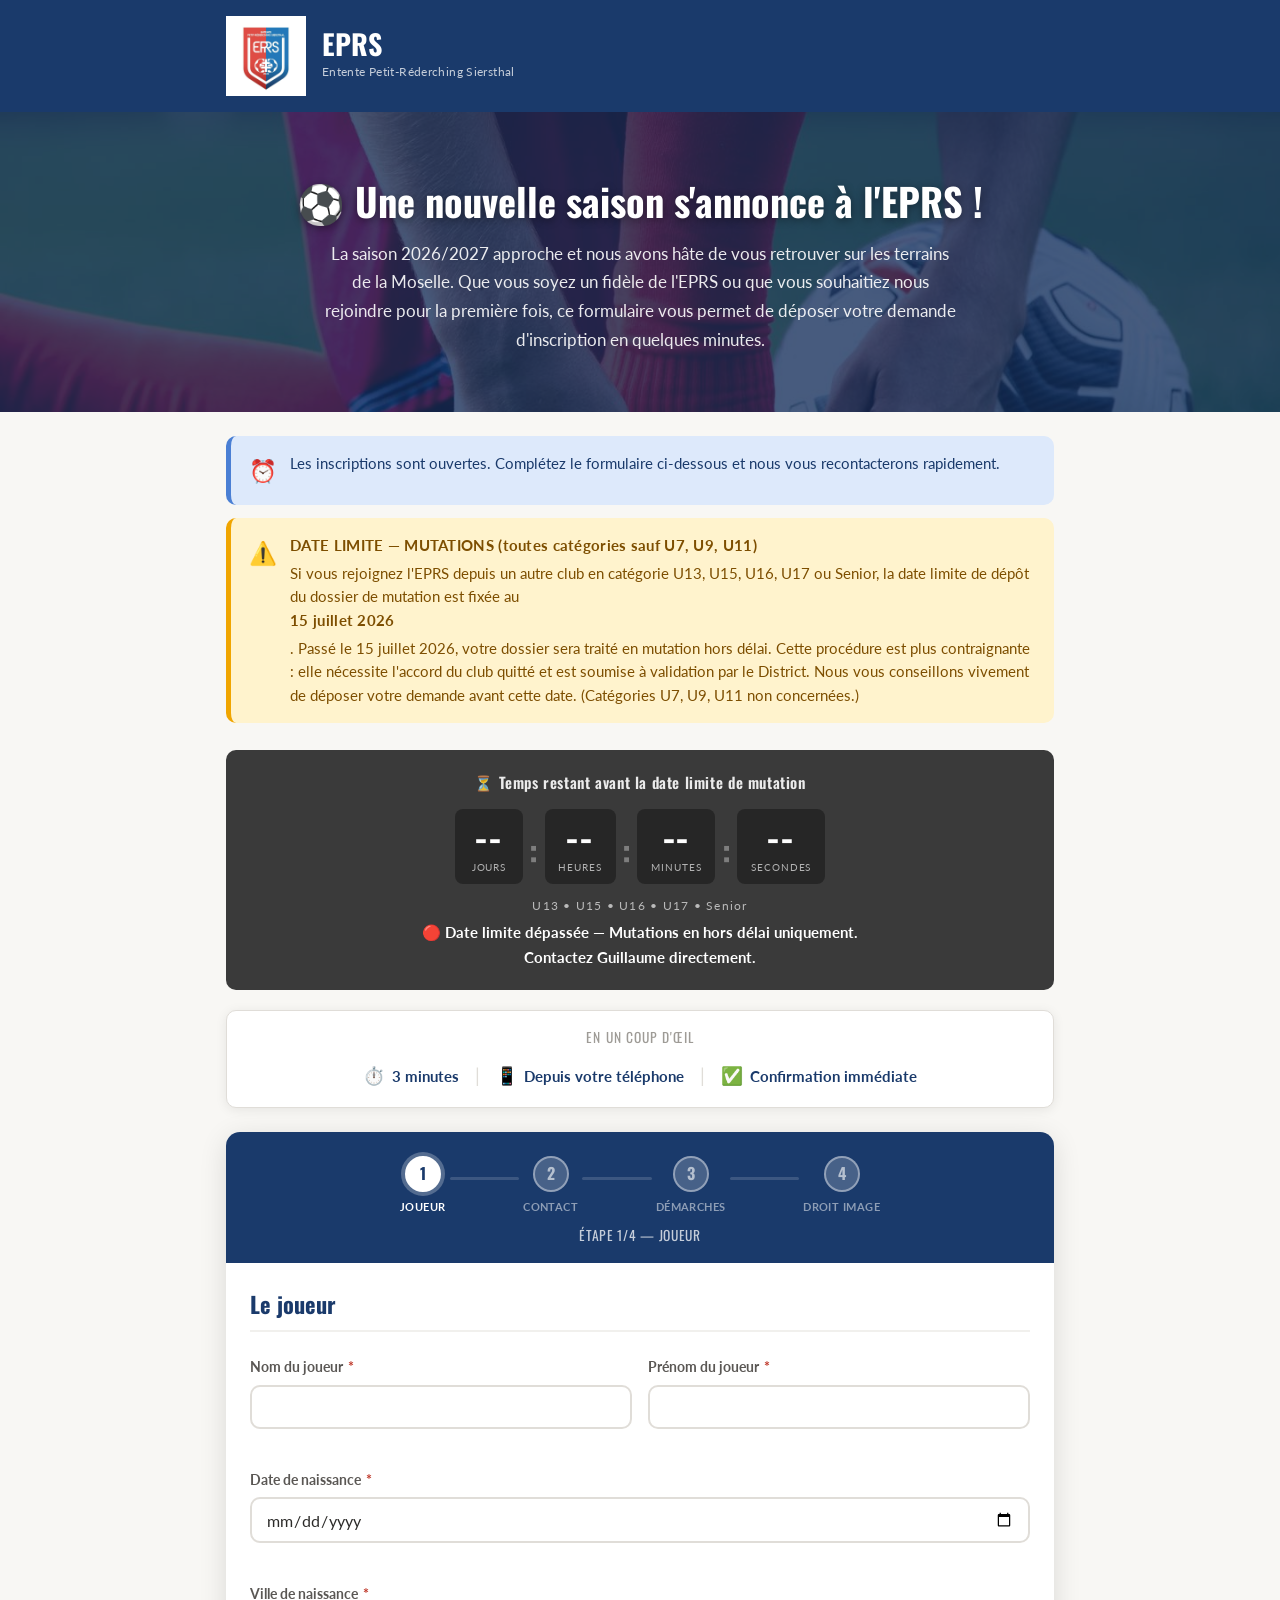
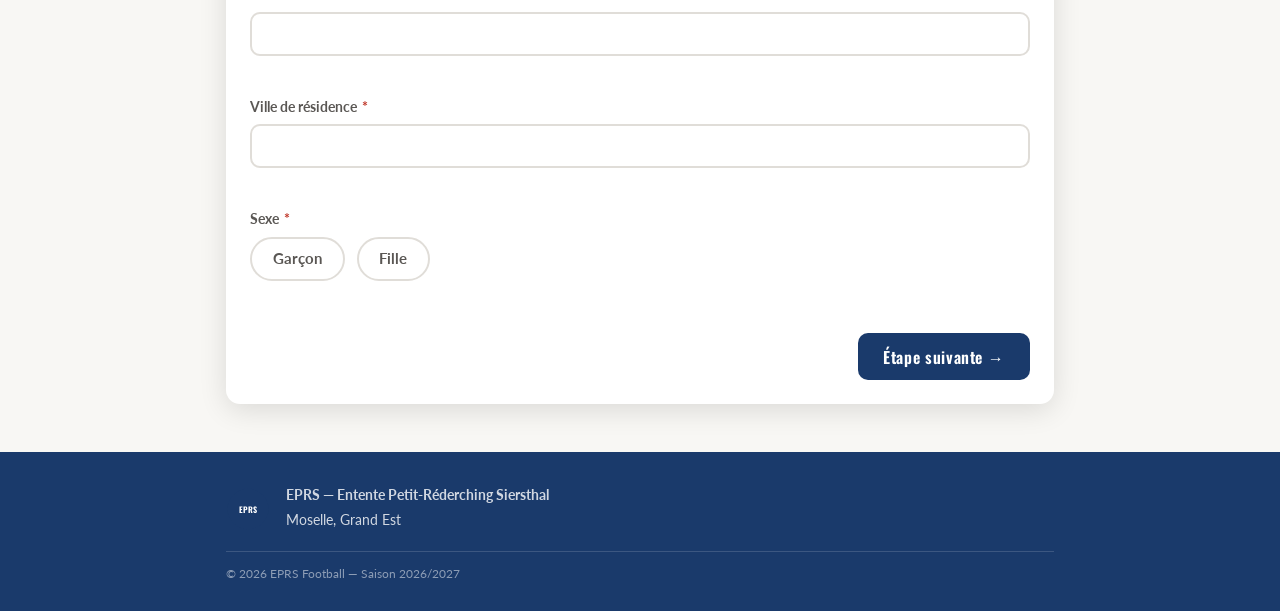
<file: index.html>
<!DOCTYPE html>
<html lang="fr">
<head>
  <meta charset="UTF-8">
  <meta name="viewport" content="width=device-width, initial-scale=1.0">
  <title>Inscription 2026/2027 — EPRS Football</title>
  <link rel="preconnect" href="https://fonts.googleapis.com">
  <link rel="preconnect" href="https://fonts.gstatic.com" crossorigin>
  <link href="https://fonts.googleapis.com/css2?family=Oswald:wght@400;600;700&family=Lato:ital,wght@0,300;0,400;0,700;1,400&display=swap" rel="stylesheet">
  <link rel="stylesheet" href="style.css">
</head>
<body>

  <header class="site-header">
    <div class="container">
      <div class="logo-wrapper">

        <!-- Logo : logo.png en priorité, SVG en fallback -->
        <div class="logo-media">
          <img src="images/logo.png"
               class="logo-img"
               alt="Logo EPRS Football"
               onerror="this.style.display='none'; this.nextElementSibling.style.display='block'">
          <svg class="logo-svg" style="display:none" viewBox="0 0 100 100" xmlns="http://www.w3.org/2000/svg" role="img" aria-label="Logo EPRS Football">
            <circle cx="50" cy="50" r="48" fill="#1a3a6b"/>
            <circle cx="50" cy="50" r="48" fill="none" stroke="rgba(255,255,255,0.25)" stroke-width="2"/>
            <circle cx="50" cy="50" r="22" fill="#c0392b"/>
            <text x="50" y="27" text-anchor="middle" fill="rgba(255,255,255,0.55)" font-family="Oswald,sans-serif" font-size="7" letter-spacing="1">ENTENTE</text>
            <text x="50" y="58" text-anchor="middle" fill="white" font-family="Oswald,sans-serif" font-size="20" font-weight="700">EPRS</text>
            <text x="50" y="72" text-anchor="middle" fill="rgba(255,255,255,0.7)" font-family="Oswald,sans-serif" font-size="7.5" letter-spacing="1">FOOTBALL</text>
          </svg>
        </div>

        <div class="logo-text">
          <span class="logo-name">EPRS</span>
          <span class="logo-subtitle">Entente Petit-Réderching Siersthal</span>
        </div>
      </div>
    </div>
  </header>

  <main>

    <!-- ── HERO avec photo de fond ── -->
    <section class="hero">
      <div class="hero-bg">
        <img src="images/hero.jpg"
             class="hero-bg-img hero-bg-img--1"
             alt=""
             aria-hidden="true"
             onerror="this.style.display='none'">
        <img src="images/hero2.jpg"
             class="hero-bg-img hero-bg-img--2"
             alt=""
             aria-hidden="true"
             onerror="this.style.display='none'">
      </div>
      <div class="hero-overlay" aria-hidden="true"></div>
      <div class="container hero-content">
        <h1 class="hero-title">⚽ Une nouvelle saison s'annonce à l'EPRS !</h1>
        <p class="hero-text">La saison 2026/2027 approche et nous avons hâte de vous retrouver sur les terrains de la Moselle. Que vous soyez un fidèle de l'EPRS ou que vous souhaitiez nous rejoindre pour la première fois, ce formulaire vous permet de déposer votre demande d'inscription en quelques minutes.</p>
      </div>
    </section>

    <!-- ── ALERTES ── -->
    <section class="alerts-section">
      <div class="container">
        <div class="alert alert--info">
          <span class="alert-icon" aria-hidden="true">⏰</span>
          <div class="alert-body">
            Les inscriptions sont ouvertes. Complétez le formulaire ci-dessous et nous vous recontacterons rapidement.
          </div>
        </div>
        <div class="alert alert--warning">
          <span class="alert-icon" aria-hidden="true">⚠️</span>
          <div class="alert-body">
            <strong>DATE LIMITE — MUTATIONS (toutes catégories sauf U7, U9, U11)</strong>
            <p>Si vous rejoignez l'EPRS depuis un autre club en catégorie U13, U15, U16, U17 ou Senior, la date limite de dépôt du dossier de mutation est fixée au <strong>15 juillet 2026</strong>. Passé le 15 juillet 2026, votre dossier sera traité en mutation hors délai. Cette procédure est plus contraignante : elle nécessite l'accord du club quitté et est soumise à validation par le District. Nous vous conseillons vivement de déposer votre demande avant cette date. (Catégories U7, U9, U11 non concernées.)</p>
          </div>
        </div>
      </div>
    </section>

    <!-- ── COMPTE À REBOURS MUTATION ── -->
    <section class="countdown-section">
      <div class="container">
        <div class="countdown-box" id="countdownBox">
          <p class="countdown-title">⏳ Temps restant avant la date limite de mutation</p>
          <div class="countdown-timer" id="countdownTimer">
            <div class="countdown-unit">
              <span class="countdown-value" id="cdDays">--</span>
              <span class="countdown-label">Jours</span>
            </div>
            <span class="countdown-sep" aria-hidden="true">:</span>
            <div class="countdown-unit">
              <span class="countdown-value" id="cdHours">--</span>
              <span class="countdown-label">Heures</span>
            </div>
            <span class="countdown-sep" aria-hidden="true">:</span>
            <div class="countdown-unit">
              <span class="countdown-value" id="cdMinutes">--</span>
              <span class="countdown-label">Minutes</span>
            </div>
            <span class="countdown-sep" aria-hidden="true">:</span>
            <div class="countdown-unit">
              <span class="countdown-value" id="cdSeconds">--</span>
              <span class="countdown-label">Secondes</span>
            </div>
          </div>
          <p class="countdown-cats">U13 • U15 • U16 • U17 • Senior</p>
          <div class="countdown-expired" id="countdownExpired" hidden>
            🔴 Date limite dépassée — Mutations en hors délai uniquement.<br>
            Contactez Guillaume directement.
          </div>
        </div>
      </div>
    </section>

    <!-- ── EN UN COUP D'ŒIL ── -->
    <section class="overview-section">
      <div class="container">
        <div class="overview-box">
          <p class="overview-title">En un coup d'œil</p>
          <div class="overview-items">
            <div class="overview-item">
              <span class="overview-icon" aria-hidden="true">⏱️</span>
              <span>3 minutes</span>
            </div>
            <span class="overview-sep" aria-hidden="true">|</span>
            <div class="overview-item">
              <span class="overview-icon" aria-hidden="true">📱</span>
              <span>Depuis votre téléphone</span>
            </div>
            <span class="overview-sep" aria-hidden="true">|</span>
            <div class="overview-item">
              <span class="overview-icon" aria-hidden="true">✅</span>
              <span>Confirmation immédiate</span>
            </div>
          </div>
        </div>
      </div>
    </section>

    <!-- ── FORMULAIRE MULTI-ÉTAPES (4 étapes) ── -->
    <section class="form-section">
      <div class="container">
        <div class="form-card">

          <!-- Barre de progression : 4 étapes -->
          <div class="progress-container" aria-label="Progression du formulaire">
            <div class="progress-steps">
              <div class="progress-step active" id="pstep1">
                <div class="progress-dot">1</div>
                <div class="progress-label">Joueur</div>
              </div>
              <div class="progress-line"><div class="progress-line-fill" id="line1"></div></div>
              <div class="progress-step" id="pstep2">
                <div class="progress-dot">2</div>
                <div class="progress-label">Contact</div>
              </div>
              <div class="progress-line"><div class="progress-line-fill" id="line2"></div></div>
              <div class="progress-step" id="pstep3">
                <div class="progress-dot">3</div>
                <div class="progress-label">Démarches</div>
              </div>
              <div class="progress-line"><div class="progress-line-fill" id="line3"></div></div>
              <div class="progress-step" id="pstep4">
                <div class="progress-dot">4</div>
                <div class="progress-label">Droit image</div>
              </div>
            </div>
            <p class="progress-text" id="progressText" aria-live="polite">Étape 1/4 — Joueur</p>
          </div>

          <form id="inscriptionForm" method="POST" novalidate>
            <!-- Champs cachés Formspree -->
            <input type="hidden" name="_subject"            id="fieldSubject"    value="Nouvelle inscription EPRS">
            <input type="hidden" name="_next"               id="fieldNext">
            <input type="hidden" name="categorie_joueur"    id="fieldCategorie">
            <input type="hidden" name="date_signature"      id="fieldDateSign">
            <input type="hidden" name="nom_educateur"       id="fieldNomEducateur">
            <input type="hidden" name="tel_educateur"       id="fieldTelEducateur">

            <!-- ════════════ ÉTAPE 1 — JOUEUR ════════════ -->
            <div class="form-step active" id="step1">
              <h2 class="step-heading">Le joueur</h2>

              <div class="field-row">
                <div class="field-group">
                  <label for="nomJoueur">Nom du joueur <span class="req" aria-hidden="true">*</span></label>
                  <input type="text" id="nomJoueur" name="nom_joueur" autocomplete="family-name" aria-required="true">
                  <div class="field-error" id="err_nomJoueur" role="alert"></div>
                </div>
                <div class="field-group">
                  <label for="prenom_joueur">Prénom du joueur <span class="req" aria-hidden="true">*</span></label>
                  <input type="text" id="prenom_joueur" name="prenom_joueur" autocomplete="given-name" aria-required="true">
                  <div class="field-error" id="err_prenom_joueur" role="alert"></div>
                </div>
              </div>

              <div class="field-group">
                <label for="dateNaissance">Date de naissance <span class="req" aria-hidden="true">*</span></label>
                <input type="date" id="dateNaissance" name="date_naissance" max="2021-12-31" aria-required="true">
                <div class="field-error" id="err_dateNaissance" role="alert"></div>
                <div id="categoryDisplay" class="category-display" aria-live="polite" hidden>
                  <span class="category-badge" id="categoryBadge"></span>
                  <div class="mutation-alert" id="mutationAlert" hidden></div>
                  <!-- Message humoristique pour les Seniors nés en 1995 ou avant -->
                  <div class="veteran-humor" id="veteranHumor" hidden>
                    🦴 Bienvenue chez les Seniors... expérimentés !
                    On est ravis de vous accueillir... et votre kiné aussi.
                    Pensez à prévenir votre médecin, à prévoir du baume du tigre
                    et à ne pas oublier votre carnet de mutuelle.
                    On rigole — mais échauffez-vous bien quand même ! 💪
                    ⚠️ Et comme tout le monde : date limite de mutation le 15 juillet 2026 !
                  </div>
                </div>
              </div>

              <div class="field-group">
                <label for="villeNaissance">Ville de naissance <span class="req" aria-hidden="true">*</span></label>
                <input type="text" id="villeNaissance" name="ville_naissance" aria-required="true">
                <div class="field-error" id="err_villeNaissance" role="alert"></div>
              </div>

              <div class="field-group">
                <label for="villeResidence">Ville de résidence <span class="req" aria-hidden="true">*</span></label>
                <input type="text" id="villeResidence" name="ville_residence" aria-required="true">
                <div class="field-error" id="err_villeResidence" role="alert"></div>
              </div>

              <div class="field-group">
                <fieldset>
                  <legend>Sexe <span class="req" aria-hidden="true">*</span></legend>
                  <div class="radio-group">
                    <label class="radio-option">
                      <input type="radio" name="sexe" value="Garçon">
                      <span class="radio-btn">Garçon</span>
                    </label>
                    <label class="radio-option">
                      <input type="radio" name="sexe" value="Fille">
                      <span class="radio-btn">Fille</span>
                    </label>
                  </div>
                </fieldset>
                <div class="field-error" id="err_sexe" role="alert"></div>
              </div>

              <div class="step-nav step-nav--end">
                <button type="button" class="btn btn--next" onclick="nextStep(1)">Étape suivante →</button>
              </div>
            </div>

            <!-- ════════════ ÉTAPE 2 — PARENT ════════════ -->
            <div class="form-step" id="step2">
              <h2 class="step-heading" id="step2Title">Parent / Tuteur légal</h2>

              <div class="field-row">
                <div class="field-group">
                  <label for="nomParent" id="labelNomParent">Nom <span class="req" aria-hidden="true">*</span></label>
                  <input type="text" id="nomParent" name="nom_parent" aria-required="true">
                  <div class="field-error" id="err_nomParent" role="alert"></div>
                </div>
                <div class="field-group">
                  <label for="prenom_parent" id="labelPrenomParent">Prénom <span class="req" aria-hidden="true">*</span></label>
                  <input type="text" id="prenom_parent" name="prenom_parent" aria-required="true">
                  <div class="field-error" id="err_prenom_parent" role="alert"></div>
                </div>
              </div>

              <div class="field-group" id="lienParentGroup">
                <label for="lienParent">Lien avec le joueur <span class="req" aria-hidden="true">*</span></label>
                <select id="lienParent" name="lien_parent" aria-required="true">
                  <option value="">— Choisissez —</option>
                  <option value="Père">Père</option>
                  <option value="Mère">Mère</option>
                  <option value="Tuteur légal">Tuteur légal</option>
                </select>
                <div class="field-error" id="err_lienParent" role="alert"></div>
              </div>

              <div class="field-group">
                <label for="telephone">Téléphone mobile <span class="req" aria-hidden="true">*</span></label>
                <input type="tel" id="telephone" name="telephone" placeholder="06 XX XX XX XX" inputmode="tel" aria-required="true">
                <div class="field-hint">Commence par 06 ou 07 — 10 chiffres</div>
                <div class="field-error" id="err_telephone" role="alert"></div>
              </div>

              <div class="field-group">
                <label for="email">Adresse email <span class="req" aria-hidden="true">*</span></label>
                <input type="email" id="email" name="email" autocomplete="email" aria-required="true">
                <div class="field-error" id="err_email" role="alert"></div>
              </div>

              <div class="field-group">
                <label for="clubSaison">Club du joueur en 2025/2026 <span class="req" aria-hidden="true">*</span></label>
                <select id="clubSaison" name="club_saison_2024_2025" aria-required="true">
                  <option value="">— Choisissez —</option>
                  <option value="EPRS">EPRS</option>
                  <option value="1ère licence">1ère licence</option>
                  <option value="Autre club">Autre club</option>
                </select>
                <div class="field-error" id="err_clubSaison" role="alert"></div>
              </div>

              <div class="field-group" id="nomClubGroup" hidden>
                <label for="nomClub">Nom du club précédent <span class="req" aria-hidden="true">*</span></label>
                <input type="text" id="nomClub" name="nom_club_precedent">
                <div class="field-error" id="err_nomClub" role="alert"></div>
              </div>

              <div class="field-group">
                <label for="commentaire">Commentaire / question <span class="opt">(optionnel)</span></label>
                <textarea id="commentaire" name="commentaire" rows="3" placeholder="Des questions ? Quelque chose à préciser ?"></textarea>
              </div>

              <div class="step-nav">
                <button type="button" class="btn btn--back" onclick="prevStep(2)">← Retour</button>
                <button type="button" class="btn btn--next" onclick="nextStep(2)">Étape suivante →</button>
              </div>
            </div>

            <!-- ════════════ ÉTAPE 3 — DÉMARCHES ════════════ -->
            <div class="form-step" id="step3">
              <h2 class="step-heading">Démarches &amp; engagements</h2>

              <div class="info-cards">
                <div class="info-card">
                  <div class="info-card-top">
                    <span class="card-num">1</span>
                    <span class="card-icon" aria-hidden="true">📋</span>
                  </div>
                  <h3>Demande de licence FFF</h3>
                  <p>Ce formulaire ne constitue pas la demande de licence officielle. Vous recevrez un email de la FFF à l'adresse indiquée pour valider la licence de votre enfant auprès des instances fédérales.</p>
                </div>

                <div class="info-card">
                  <div class="info-card-top">
                    <span class="card-num">2</span>
                    <span class="card-icon" aria-hidden="true">💳</span>
                  </div>
                  <h3>Paiement de la cotisation</h3>
                  <p>Le club utilise l'application SportEasy pour gérer les cotisations. Si vous n'avez pas encore de compte, un email d'invitation vous sera envoyé automatiquement. Le paiement s'effectue directement depuis l'application, en toute sécurité.</p>
                  <a href="https://sporteasy.net" target="_blank" rel="noopener noreferrer" class="card-link">En savoir plus sur SportEasy →</a>
                </div>

                <div class="info-card">
                  <div class="info-card-top">
                    <span class="card-num">3</span>
                    <span class="card-icon" aria-hidden="true">👤</span>
                  </div>
                  <h3>Prise de contact</h3>
                  <p>N'hésitez pas à contacter directement l'éducateur responsable de votre catégorie&nbsp;!</p>
                  <div class="educateur-contact" id="educateurInfo" hidden>
                    <div class="educateur-line">
                      <span aria-hidden="true">👤</span>
                      <strong id="educateurNom"></strong>
                    </div>
                    <div class="educateur-line">
                      <span aria-hidden="true">📱</span>
                      <a id="educateurTel" href="" class="educateur-tel-link"></a>
                    </div>
                  </div>
                </div>
              </div>

              <div class="checkboxes-section">
                <label class="checkbox-option">
                  <input type="checkbox" id="checkDemarche" name="check_demarche">
                  <span class="checkbox-box" aria-hidden="true"></span>
                  <span class="checkbox-text">J'ai lu et compris les étapes de la démarche d'inscription</span>
                </label>
                <div class="field-error" id="err_checkDemarche" role="alert"></div>

                <label class="checkbox-option">
                  <input type="checkbox" id="checkRGPD" name="check_rgpd">
                  <span class="checkbox-box" aria-hidden="true"></span>
                  <span class="checkbox-text">J'accepte que les données saisies soient utilisées dans le cadre de la gestion administrative et sportive du club EPRS</span>
                </label>
                <div class="field-error" id="err_checkRGPD" role="alert"></div>
              </div>

              <div class="step-nav">
                <button type="button" class="btn btn--back" onclick="prevStep(3)">← Retour</button>
                <button type="button" class="btn btn--next" onclick="nextStep(3)">Étape suivante →</button>
              </div>
            </div>

            <!-- ════════════ ÉTAPE 4 — DROIT À L'IMAGE & VALIDATION ════════════ -->
            <div class="form-step" id="step4">
              <h2 class="step-heading">Droit à l'image &amp; Validation</h2>

              <!-- Récapitulatif complet (mis à jour en direct) -->
              <div class="summary-section">
                <h3 class="summary-title">📋 Récapitulatif de votre demande</h3>
                <div id="summaryContent" class="summary-grid"></div>
              </div>

              <!-- Bloc droit à l'image -->
              <div class="image-rights-section">
                <h3 class="image-rights-title">📸 Autorisation de droit à l'image</h3>

                <!-- Texte légal mineur (parent/tuteur) — masqué si Senior -->
                <div class="legal-text" id="legalTextMineur" tabindex="0" role="region" aria-label="Texte légal droit à l'image — mineur">
                  <p>Je soussigné(e), représentant(e) légal(e) du joueur mentionné dans ce formulaire, autorise / n'autorise pas l'<strong>EPRS (Entente Petit-Réderching Siersthal)</strong> à utiliser les photographies et vidéos sur lesquelles apparaît mon enfant, dans le cadre des activités du club.</p>
                  <p style="margin-top:0.6rem">Ces images pourront être utilisées sur les supports suivants :</p>
                  <ul>
                    <li>Site internet et réseaux sociaux du club (Facebook, Instagram)</li>
                    <li>Supports de communication internes (affiches, programmes)</li>
                    <li>Presse locale sportive</li>
                  </ul>
                  <p style="margin-top:0.6rem">Cette autorisation est accordée à titre gratuit pour la durée de la <strong>saison 2026/2027</strong>. Elle peut être révoquée à tout moment par écrit auprès du responsable du club.</p>
                </div>
                <!-- Texte légal Senior — masqué si mineur -->
                <div class="legal-text" id="legalTextSenior" tabindex="0" role="region" aria-label="Texte légal droit à l'image — Senior" hidden>
                  <p>Je soussigné(e), autorise / n'autorise pas l'<strong>EPRS (Entente Petit-Réderching Siersthal)</strong> à utiliser les photographies et vidéos sur lesquelles j'apparais, dans le cadre des activités du club.</p>
                  <p style="margin-top:0.6rem">Ces images pourront être utilisées sur les supports suivants :</p>
                  <ul>
                    <li>Site internet et réseaux sociaux du club (Facebook, Instagram)</li>
                    <li>Supports de communication internes (affiches, programmes)</li>
                    <li>Presse locale sportive</li>
                  </ul>
                  <p style="margin-top:0.6rem">Cette autorisation est accordée à titre gratuit pour la durée de la <strong>saison 2026/2027</strong>. Elle peut être révoquée à tout moment par écrit auprès du responsable du club.</p>
                </div>

                <div class="field-group">
                  <fieldset>
                    <legend>Votre décision <span class="req" aria-hidden="true">*</span></legend>
                    <div class="radio-group radio-group--column">
                      <label class="radio-option radio-option--green">
                        <input type="radio" name="droit_image" value="Autorisé" id="droitOui">
                        <span class="radio-btn">✅ J'AUTORISE la diffusion <span id="droitOuiLabel">des images de mon enfant</span></span>
                      </label>
                      <label class="radio-option radio-option--red">
                        <input type="radio" name="droit_image" value="Non autorisé" id="droitNon">
                        <span class="radio-btn">❌ Je N'AUTORISE PAS la diffusion <span id="droitNonLabel">des images de mon enfant</span></span>
                      </label>
                    </div>
                  </fieldset>
                  <div class="info-bubble" id="refusalBubble" hidden>
                    💙 Votre choix est respecté et noté. Cela n'affecte pas <span id="refusalText">l'inscription de votre enfant au club</span>.
                  </div>
                  <div class="field-error" id="err_droitImage" role="alert"></div>
                </div>

                <div class="field-group">
                  <label for="signatureElec">Signature électronique — Saisir votre Nom et Prénom <span class="req" aria-hidden="true">*</span></label>
                  <input type="text" id="signatureElec" name="signature_electronique" placeholder="Ex : DUPONT Marie" aria-required="true" autocomplete="name">
                  <div class="field-hint">En saisissant votre nom, vous confirmez avoir lu et accepté les conditions ci-dessus.</div>
                  <div class="field-error" id="err_signatureElec" role="alert"></div>
                </div>

                <div class="field-group">
                  <label>Date de signature</label>
                  <div class="date-display" id="signatureDateDisplay" aria-live="polite"></div>
                </div>
              </div>

              <div class="step-nav">
                <button type="button" class="btn btn--back" onclick="prevStep(4)">← Retour</button>
                <button type="submit" class="btn btn--submit">Envoyer ma demande ⚽</button>
              </div>
            </div>

          </form>
          <div class="submit-error" id="submitError" hidden>
            ⚠️ Une erreur est survenue lors de l'envoi. Veuillez réessayer ou contacter Guillaume directement.
          </div>
        </div>
      </div>
    </section>

  </main>

  <footer class="site-footer">
    <div class="container">
      <div class="footer-inner">
        <svg class="footer-logo" viewBox="0 0 60 60" aria-hidden="true">
          <circle cx="30" cy="30" r="28" fill="#1a3a6b"/>
          <text x="30" y="36" text-anchor="middle" fill="white" font-family="Oswald,sans-serif" font-size="11" font-weight="700">EPRS</text>
        </svg>
        <div>
          <p><strong>EPRS — Entente Petit-Réderching Siersthal</strong></p>
          <p>Moselle, Grand Est</p>
        </div>
      </div>
      <p class="footer-copy">© 2026 EPRS Football — Saison 2026/2027</p>
    </div>
  </footer>

  <!-- Formulaire caché pour envoi Google Sheets (évite les problèmes CORS) -->
  <iframe name="gsheets-frame" id="gsheets-frame" style="display:none"></iframe>
  <form id="gsheets-form" method="POST" action="" target="gsheets-frame" style="display:none">
    <input type="hidden" name="data" id="gsheets-data">
  </form>

  <script src="script.js"></script>
</body>
</html>
</file>
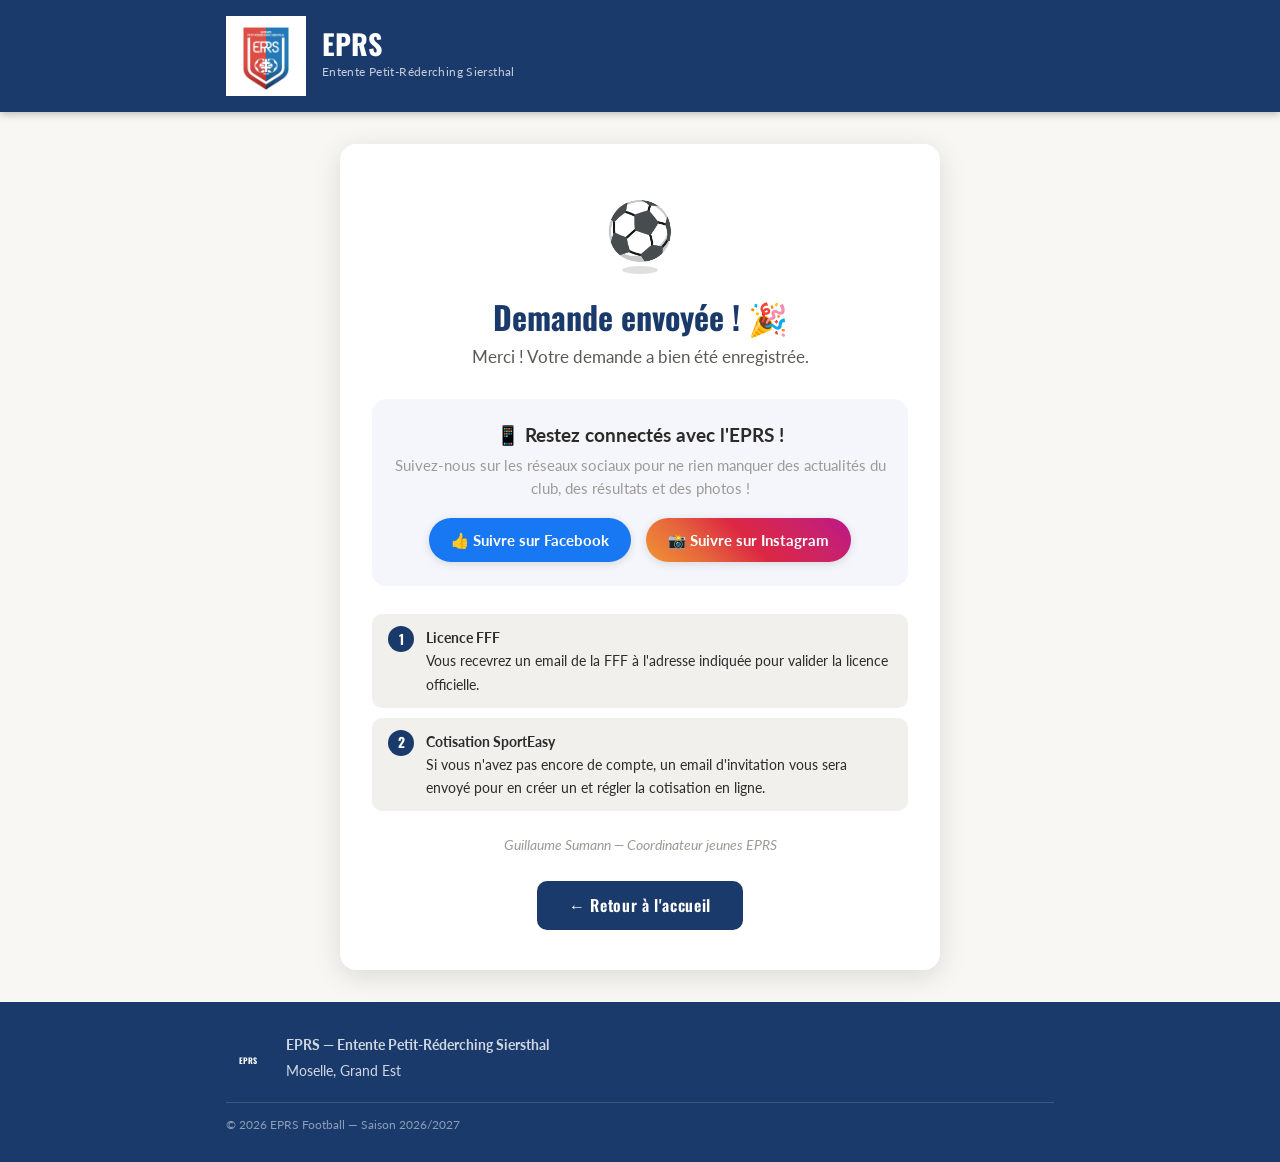
<file: confirmation.html>
<!DOCTYPE html>
<html lang="fr">
<head>
  <meta charset="UTF-8">
  <meta name="viewport" content="width=device-width, initial-scale=1.0">
  <title>Demande envoy&#233;e &#8212; EPRS Football</title>
  <link rel="preconnect" href="https://fonts.googleapis.com">
  <link rel="preconnect" href="https://fonts.gstatic.com" crossorigin>
  <link href="https://fonts.googleapis.com/css2?family=Oswald:wght@400;600;700&family=Lato:ital,wght@0,300;0,400;0,700;1,400&display=swap" rel="stylesheet">
  <link rel="stylesheet" href="style.css">
</head>
<body class="confirm-body">

  <header class="site-header">
    <div class="container">
      <div class="logo-wrapper">
        <div class="logo-media">
          <img src="images/logo.png"
               class="logo-img"
               alt="Logo EPRS Football"
               onerror="this.style.display='none'; this.nextElementSibling.style.display='block'">
          <svg class="logo-svg" style="display:none" viewBox="0 0 100 100" xmlns="http://www.w3.org/2000/svg" role="img" aria-label="Logo EPRS Football">
            <circle cx="50" cy="50" r="48" fill="#1a3a6b"/>
            <circle cx="50" cy="50" r="48" fill="none" stroke="rgba(255,255,255,0.25)" stroke-width="2"/>
            <circle cx="50" cy="50" r="22" fill="#c0392b"/>
            <text x="50" y="27" text-anchor="middle" fill="rgba(255,255,255,0.55)" font-family="Oswald,sans-serif" font-size="7" letter-spacing="1">ENTENTE</text>
            <text x="50" y="58" text-anchor="middle" fill="white" font-family="Oswald,sans-serif" font-size="20" font-weight="700">EPRS</text>
            <text x="50" y="72" text-anchor="middle" fill="rgba(255,255,255,0.7)" font-family="Oswald,sans-serif" font-size="7.5" letter-spacing="1">FOOTBALL</text>
          </svg>
        </div>
        <div class="logo-text">
          <span class="logo-name">EPRS</span>
          <span class="logo-subtitle">Entente Petit-R&#233;derching Siersthal</span>
        </div>
      </div>
    </div>
  </header>

  <main class="confirm-main">
    <div class="confirm-card">

      <div class="ball-wrapper">
        <div>
          <span class="bouncing-ball" aria-hidden="true">&#9917;</span>
          <div class="ball-shadow"></div>
        </div>
      </div>

      <h1 class="confirm-title">Demande envoy&#233;e ! &#127881;</h1>
      <p class="confirm-subtitle" id="confirmSubtitle">Merci&nbsp;! Votre demande a bien &#233;t&#233; enregistr&#233;e.</p>

      <div class="confirm-mutation-alert" id="confirmMutation" style="display:none">
        &#9888;&#65039; <strong>Rappel &#8212; Mutation :</strong>
        <span id="confirmMutationText"></span>
      </div>

      <div class="social-block">
        <h2 class="social-title">&#128241; Restez connect&#233;s avec l&#39;EPRS&nbsp;!</h2>
        <p class="social-text">Suivez-nous sur les r&#233;seaux sociaux pour ne rien manquer des actualit&#233;s du club, des r&#233;sultats et des photos&nbsp;!</p>
        <div class="social-buttons">
          <a href="https://www.facebook.com/footEPRS/"
             target="_blank" rel="noopener noreferrer"
             class="btn-social btn-social--facebook">&#128077; Suivre sur Facebook</a>
          <a href="https://www.instagram.com/eprs_off/"
             target="_blank" rel="noopener noreferrer"
             class="btn-social btn-social--instagram">&#128248; Suivre sur Instagram</a>
        </div>
      </div>

      <div class="confirm-steps" role="list">
        <div class="confirm-step" role="listitem">
          <div class="confirm-step-num" aria-hidden="true">1</div>
          <div>
            <strong>Licence FFF</strong><br>
            <span id="confirmStep1Text">Vous recevrez un email de la FFF &#224; l&#39;adresse indiqu&#233;e pour valider la licence officielle.</span>
          </div>
        </div>
        <div class="confirm-step" role="listitem">
          <div class="confirm-step-num" aria-hidden="true">2</div>
          <div>
            <strong>Cotisation SportEasy</strong><br>
            Si vous n&#39;avez pas encore de compte, un email d&#39;invitation vous sera envoy&#233; pour en cr&#233;er un et r&#233;gler la cotisation en ligne.
          </div>
        </div>
      </div>

      <p class="confirm-signature">
        Guillaume Sumann &#8212; Coordinateur jeunes EPRS
      </p>

      <a href="index.html" class="btn btn--home">&#8592; Retour &#224; l&#39;accueil</a>

    </div>
  </main>

  <footer class="site-footer">
    <div class="container">
      <div class="footer-inner">
        <svg class="footer-logo" viewBox="0 0 60 60" aria-hidden="true">
          <circle cx="30" cy="30" r="28" fill="#1a3a6b"/>
          <text x="30" y="36" text-anchor="middle" fill="white" font-family="Oswald,sans-serif" font-size="11" font-weight="700">EPRS</text>
        </svg>
        <div>
          <p><strong>EPRS &#8212; Entente Petit-R&#233;derching Siersthal</strong></p>
          <p>Moselle, Grand Est</p>
        </div>
      </div>
      <p class="footer-copy">&#169; 2026 EPRS Football &#8212; Saison 2026/2027</p>
    </div>
  </footer>

  <script>
    var MUTATION_CATS = ['U13', 'U15', 'U16', 'U17', 'Senior'];

    (function () {
      var raw = sessionStorage.getItem('eprs_registration');
      if (!raw) return;

      try {
        var data   = JSON.parse(raw);
        var senior = (data.categorie === 'Senior');

        // Alerte mutation (Senior uniquement)
        if (senior && data.categorie && MUTATION_CATS.indexOf(data.categorie) !== -1) {
          var mutText = document.getElementById('confirmMutationText');
          mutText.textContent = " Vous êtes en catégorie Senior. La date limite de dépôt du dossier de mutation est le 15 juillet 2026.";
          document.getElementById('confirmMutation').style.display = 'block';
        }

      } catch (e) {}

      sessionStorage.removeItem('eprs_registration');
    })();
  </script>
</body>
</html>
</file>
<file: style.css>
/* =============================================
   EPRS Football — Inscriptions 2026/2027
   style.css
   ============================================= */

/* ── Variables ── */
:root {
  --blue:       #1a3a6b;
  --blue-light: #2a5298;
  --red:        #c0392b;
  --red-dark:   #a93226;
  --off-white:  #f8f7f4;
  --gray-light: #f1f0ed;
  --gray:       #e0ddd8;
  --gray-mid:   #9e9b96;
  --gray-dark:  #5a5754;
  --text:       #2c2b29;
  --success:    #1e7e4e;
  --warning-bg: #fff3cd;
  --warning-bd: #f0a500;
  --warning-tx: #7d4e00;
  --info-bg:    #dde9fb;
  --info-bd:    #4a7fd4;
  --info-tx:    #1a3a6b;
  --radius:     10px;
  --shadow:     0 2px 12px rgba(0,0,0,0.08);
  --shadow-lg:  0 6px 28px rgba(0,0,0,0.12);
  --transition: 0.22s ease;
}

/* ── Reset ── */
*, *::before, *::after { box-sizing: border-box; margin: 0; padding: 0; }
html { scroll-behavior: smooth; font-size: 16px; }
body {
  font-family: 'Lato', sans-serif;
  color: var(--text);
  background: var(--off-white);
  line-height: 1.6;
}
img, svg { display: block; }
a { color: var(--blue); text-decoration: underline; }
a:hover { color: var(--blue-light); }
fieldset { border: none; padding: 0; margin: 0; }
legend { font-weight: 700; margin-bottom: 0.5rem; color: var(--gray-dark); font-size: 0.875rem; }

/* ── Typography ── */
h1, h2, h3 { font-family: 'Oswald', sans-serif; line-height: 1.2; }

/* ── Layout ── */
.container {
  width: 100%;
  max-width: 860px;
  margin: 0 auto;
  padding: 0 1rem;
}

/* ══════════════════════════════════
   HEADER
══════════════════════════════════ */
.site-header {
  background: var(--blue);
  padding: 1rem 0;
  box-shadow: 0 2px 8px rgba(0,0,0,0.25);
}
.logo-wrapper {
  display: flex;
  align-items: center;
  gap: 1rem;
}
.logo-media { flex-shrink: 0; display: flex; align-items: center; }
.logo-img   { height: 80px; width: auto; object-fit: contain; display: block; }
.logo-svg   { width: 64px; height: 64px; }
.logo-text  { display: flex; flex-direction: column; }
.logo-name {
  font-family: 'Oswald', sans-serif;
  font-size: 1.75rem;
  font-weight: 700;
  color: white;
  line-height: 1;
}
.logo-subtitle {
  font-family: 'Lato', sans-serif;
  font-size: 0.78rem;
  color: rgba(255,255,255,0.75);
  letter-spacing: 0.03em;
  margin-top: 0.2rem;
}

/* ══════════════════════════════════
   HERO avec photo de fond
══════════════════════════════════ */
.hero {
  position: relative;
  overflow: hidden;
  min-height: 300px;
  display: flex;
  align-items: center;
  color: white;
  text-align: center;
}
/* Conteneur image de fond */
.hero-bg {
  position: absolute;
  inset: 0;
  background: linear-gradient(135deg, var(--blue) 0%, var(--blue-light) 100%);
}
.hero-bg-img {
  position: absolute;
  inset: 0;
  width: 100%;
  height: 100%;
  object-fit: cover;
  display: block;
}
/* Fondu enchaîné entre les deux photos hero */
@keyframes hero-crossfade {
  0%   { opacity: 1; }
  42%  { opacity: 1; }
  50%  { opacity: 0; }
  92%  { opacity: 0; }
  100% { opacity: 1; }
}
.hero-bg-img--1 {
  animation: hero-crossfade 14s ease-in-out infinite;
}
.hero-bg-img--2 {
  animation: hero-crossfade 14s ease-in-out infinite 7s;
  opacity: 0;
}
/* Si une image échoue, l'autre reste visible ; le dégradé sert de fond */
/* Overlay semi-transparent bleu foncé */
.hero-overlay {
  position: absolute;
  inset: 0;
  background: rgba(20, 45, 90, 0.78);
  pointer-events: none;
}
.hero-content {
  position: relative;
  z-index: 1;
  padding: 3rem 0 2.5rem;
  width: 100%;
}
.hero-title {
  font-size: clamp(1.6rem, 5vw, 2.4rem);
  font-weight: 700;
  margin-bottom: 1rem;
  text-shadow: 0 2px 8px rgba(0,0,0,0.4);
}
.hero-text {
  max-width: 640px;
  margin: 0 auto;
  font-size: 1.05rem;
  line-height: 1.7;
  color: rgba(255,255,255,0.9);
}

/* ── Message humoristique Seniors expérimentés (nés en 1995 ou avant) ── */
.veteran-humor {
  margin-top: 0.65rem;
  background: #fffbe6;
  border: 1px solid #f5c518;
  border-left: 4px solid #f5c518;
  border-radius: var(--radius);
  padding: 0.75rem 1rem;
  font-size: 0.88rem;
  color: #7a5900;
  line-height: 1.6;
}


/* ══════════════════════════════════
   ALERTES
══════════════════════════════════ */
.alerts-section { padding: 1.5rem 0 0; }
.alert {
  display: flex;
  align-items: flex-start;
  gap: 0.85rem;
  border-radius: var(--radius);
  padding: 1rem 1.1rem;
  margin-bottom: 0.85rem;
  border-left: 5px solid;
}
.alert--info {
  background: var(--info-bg);
  border-color: var(--info-bd);
  color: var(--info-tx);
}
.alert--warning {
  background: var(--warning-bg);
  border-color: var(--warning-bd);
  color: var(--warning-tx);
}
.alert-icon { font-size: 1.4rem; flex-shrink: 0; margin-top: 0.05rem; }
.alert-body { font-size: 0.95rem; line-height: 1.55; }
.alert-body strong { display: block; margin-bottom: 0.3rem; font-size: 0.92rem; letter-spacing: 0.02em; }
.alert-body p { margin-top: 0.3rem; }

/* ══════════════════════════════════
   EN UN COUP D'ŒIL
══════════════════════════════════ */
.overview-section { padding: 1.25rem 0 0; }
.overview-box {
  background: white;
  border: 1px solid var(--gray);
  border-radius: var(--radius);
  padding: 1rem 1.25rem;
  text-align: center;
  box-shadow: var(--shadow);
}
.overview-title {
  font-family: 'Oswald', sans-serif;
  font-size: 0.85rem;
  text-transform: uppercase;
  letter-spacing: 0.08em;
  color: var(--gray-mid);
  margin-bottom: 0.75rem;
}
.overview-items {
  display: flex;
  justify-content: center;
  align-items: center;
  flex-wrap: wrap;
  gap: 0.5rem 1rem;
}
.overview-item {
  display: flex;
  align-items: center;
  gap: 0.4rem;
  font-weight: 700;
  color: var(--blue);
  font-size: 0.95rem;
}
.overview-icon { font-size: 1.1rem; }
.overview-sep { color: var(--gray); font-size: 1.2rem; }

/* ══════════════════════════════════
   SECTION FORMULAIRE
══════════════════════════════════ */
.form-section { padding: 1.5rem 0 3rem; }
.form-card {
  background: white;
  border-radius: 14px;
  box-shadow: var(--shadow-lg);
  overflow: hidden;
}

/* ── Barre de progression ── */
.progress-container {
  background: var(--blue);
  padding: 1.5rem 1.5rem 1rem;
}
.progress-steps {
  display: flex;
  align-items: center;
  justify-content: center;
  gap: 0;
  max-width: 480px;
  margin: 0 auto 0.6rem;
}
.progress-step {
  display: flex;
  flex-direction: column;
  align-items: center;
  gap: 0.35rem;
  flex-shrink: 0;
}
.progress-dot {
  width: 36px;
  height: 36px;
  border-radius: 50%;
  background: rgba(255,255,255,0.2);
  border: 2px solid rgba(255,255,255,0.4);
  color: rgba(255,255,255,0.6);
  display: flex;
  align-items: center;
  justify-content: center;
  font-family: 'Oswald', sans-serif;
  font-size: 1rem;
  font-weight: 700;
  transition: background var(--transition), border-color var(--transition), color var(--transition);
  position: relative;
  z-index: 1;
}
.progress-label {
  font-size: 0.7rem;
  color: rgba(255,255,255,0.5);
  font-weight: 700;
  letter-spacing: 0.04em;
  text-transform: uppercase;
  transition: color var(--transition);
  white-space: nowrap;
}
.progress-step.active .progress-dot {
  background: white;
  border-color: white;
  color: var(--blue);
  box-shadow: 0 0 0 4px rgba(255,255,255,0.25);
}
.progress-step.active .progress-label { color: white; }
.progress-step.completed .progress-dot {
  background: #27ae60;
  border-color: #27ae60;
  color: white;
}
.progress-step.completed .progress-dot::after {
  content: '✓';
  position: absolute;
  font-size: 1rem;
}
.progress-step.completed .progress-dot span { display: none; }
.progress-step.completed .progress-label { color: rgba(255,255,255,0.8); }

.progress-line {
  flex: 1;
  height: 3px;
  background: rgba(255,255,255,0.15);
  margin: 0 4px;
  position: relative;
  bottom: 8px;
  border-radius: 2px;
  overflow: hidden;
}
.progress-line-fill {
  height: 100%;
  width: 0;
  background: white;
  border-radius: 2px;
  transition: width 0.4s ease;
}
.progress-text {
  text-align: center;
  font-family: 'Oswald', sans-serif;
  font-size: 0.85rem;
  color: rgba(255,255,255,0.75);
  letter-spacing: 0.05em;
  text-transform: uppercase;
}

/* ── Étapes du formulaire ── */
.form-step {
  display: none;
  padding: 1.75rem 1.5rem 1.5rem;
  animation: fadeIn 0.25s ease;
}
.form-step.active { display: block; }
@keyframes fadeIn {
  from { opacity: 0; transform: translateY(6px); }
  to   { opacity: 1; transform: translateY(0); }
}
.step-heading {
  font-size: 1.4rem;
  color: var(--blue);
  margin-bottom: 1.5rem;
  padding-bottom: 0.75rem;
  border-bottom: 2px solid var(--gray-light);
}

/* ── Groupes de champs ── */
.field-row {
  display: grid;
  grid-template-columns: 1fr 1fr;
  gap: 1rem;
}
.field-group { margin-bottom: 1.1rem; }
.field-group label, .field-group legend {
  display: block;
  font-weight: 700;
  font-size: 0.875rem;
  color: var(--gray-dark);
  margin-bottom: 0.4rem;
}
.req { color: var(--red); margin-left: 2px; }
.opt { font-weight: 400; color: var(--gray-mid); font-size: 0.8rem; }

input[type="text"],
input[type="email"],
input[type="tel"],
input[type="date"],
select,
textarea {
  width: 100%;
  padding: 0.65rem 0.85rem;
  border: 2px solid var(--gray);
  border-radius: var(--radius);
  font-family: 'Lato', sans-serif;
  font-size: 1rem;
  color: var(--text);
  background: white;
  transition: border-color var(--transition), box-shadow var(--transition);
  appearance: none;
  -webkit-appearance: none;
}
input[type="date"] { cursor: pointer; }
select {
  background-image: url("data:image/svg+xml,%3Csvg xmlns='http://www.w3.org/2000/svg' viewBox='0 0 12 8'%3E%3Cpath d='M1 1l5 5 5-5' stroke='%239e9b96' stroke-width='1.8' fill='none' stroke-linecap='round'/%3E%3C/svg%3E");
  background-repeat: no-repeat;
  background-position: right 0.85rem center;
  background-size: 12px;
  padding-right: 2.5rem;
  cursor: pointer;
}
textarea {
  resize: vertical;
  min-height: 80px;
  line-height: 1.5;
}
input:focus, select:focus, textarea:focus {
  outline: none;
  border-color: var(--blue-light);
  box-shadow: 0 0 0 3px rgba(42, 82, 152, 0.15);
}
input.error, select.error, textarea.error {
  border-color: var(--red);
  box-shadow: 0 0 0 3px rgba(192, 57, 43, 0.12);
}
.field-error {
  color: var(--red);
  font-size: 0.82rem;
  margin-top: 0.3rem;
  min-height: 1.1rem;
}
.field-hint {
  font-size: 0.8rem;
  color: var(--gray-mid);
  margin-top: 0.3rem;
}

/* ── Catégorie badge ── */
.category-display {
  margin-top: 0.7rem;
}
.category-badge {
  display: inline-block;
  background: var(--blue);
  color: white;
  font-family: 'Oswald', sans-serif;
  font-size: 0.95rem;
  font-weight: 600;
  padding: 0.25rem 0.9rem;
  border-radius: 20px;
  letter-spacing: 0.05em;
}
.mutation-alert {
  margin-top: 0.6rem;
  background: #fdecea;
  border: 1px solid #e88;
  border-left: 4px solid var(--red);
  border-radius: var(--radius);
  padding: 0.7rem 0.9rem;
  font-size: 0.88rem;
  color: #7a1e1e;
  line-height: 1.5;
}

/* ── Radio boutons stylisés ── */
.radio-group {
  display: flex;
  gap: 0.75rem;
  flex-wrap: wrap;
}
.radio-option { cursor: pointer; }
.radio-option input[type="radio"] {
  position: absolute;
  opacity: 0;
  width: 0;
  height: 0;
}
.radio-btn {
  display: inline-block;
  padding: 0.5rem 1.3rem;
  border: 2px solid var(--gray);
  border-radius: 25px;
  font-weight: 700;
  font-size: 0.92rem;
  color: var(--gray-dark);
  background: white;
  cursor: pointer;
  transition: background var(--transition), border-color var(--transition), color var(--transition);
  user-select: none;
}
.radio-option input[type="radio"]:checked + .radio-btn {
  background: var(--blue);
  border-color: var(--blue);
  color: white;
}
.radio-option input[type="radio"]:focus + .radio-btn {
  box-shadow: 0 0 0 3px rgba(42, 82, 152, 0.2);
}
.radio-option:hover .radio-btn {
  border-color: var(--blue-light);
  color: var(--blue);
}
.radio-option input[type="radio"]:checked:hover + .radio-btn {
  color: white;
}

/* ── Navigation étapes ── */
.step-nav {
  display: flex;
  gap: 0.75rem;
  margin-top: 1.5rem;
  justify-content: space-between;
}
.step-nav--end { justify-content: flex-end; }

/* ── Boutons ── */
.btn {
  display: inline-flex;
  align-items: center;
  justify-content: center;
  gap: 0.4rem;
  padding: 0.7rem 1.6rem;
  border: none;
  border-radius: var(--radius);
  font-family: 'Oswald', sans-serif;
  font-size: 1rem;
  font-weight: 600;
  letter-spacing: 0.04em;
  cursor: pointer;
  transition: background var(--transition), transform var(--transition), box-shadow var(--transition);
  text-decoration: none;
}
.btn--next {
  background: var(--blue);
  color: white;
}
.btn--next:hover {
  background: var(--blue-light);
  transform: translateY(-1px);
  box-shadow: 0 4px 12px rgba(26,58,107,0.3);
}
.btn--back {
  background: var(--gray-light);
  color: var(--gray-dark);
  border: 1px solid var(--gray);
}
.btn--back:hover {
  background: var(--gray);
  transform: translateY(-1px);
}
.btn--submit {
  background: var(--red);
  color: white;
  font-size: 1.1rem;
  padding: 0.85rem 2rem;
  flex: 1;
  max-width: 340px;
  margin-left: auto;
  letter-spacing: 0.06em;
  box-shadow: 0 4px 14px rgba(192,57,43,0.25);
}
.btn--submit:hover {
  background: var(--red-dark);
  transform: translateY(-2px);
  box-shadow: 0 8px 22px rgba(192,57,43,0.4);
}
.btn--submit:active { transform: translateY(0); }

/* ── Récapitulatif ── */
.summary-section {
  background: var(--gray-light);
  border: 1px solid var(--gray);
  border-radius: var(--radius);
  padding: 1.1rem 1.25rem;
  margin-bottom: 1.5rem;
}
.summary-title {
  font-size: 1rem;
  color: var(--blue);
  margin-bottom: 0.85rem;
}
.summary-grid {
  display: grid;
  grid-template-columns: 1fr 1fr;
  gap: 0.4rem 1.5rem;
}
.summary-item {
  font-size: 0.875rem;
  line-height: 1.4;
}
.summary-item .s-label {
  color: var(--gray-mid);
  font-size: 0.78rem;
  text-transform: uppercase;
  letter-spacing: 0.04em;
}
.summary-item .s-value {
  font-weight: 700;
  color: var(--text);
}
.summary-item--full { grid-column: 1 / -1; }

/* ── Cartes info ── */
.info-cards {
  display: grid;
  grid-template-columns: repeat(3, 1fr);
  gap: 1rem;
  margin-bottom: 1.5rem;
}
.info-card {
  background: var(--off-white);
  border: 1px solid var(--gray);
  border-radius: var(--radius);
  padding: 1.1rem;
  transition: box-shadow var(--transition);
}
.info-card:hover { box-shadow: var(--shadow); }
.info-card-top {
  display: flex;
  align-items: center;
  gap: 0.5rem;
  margin-bottom: 0.75rem;
}
.card-num {
  width: 26px;
  height: 26px;
  background: var(--blue);
  color: white;
  border-radius: 50%;
  display: flex;
  align-items: center;
  justify-content: center;
  font-family: 'Oswald', sans-serif;
  font-size: 0.85rem;
  font-weight: 700;
  flex-shrink: 0;
}
.card-icon { font-size: 1.2rem; }
.info-card h3 {
  font-size: 0.95rem;
  color: var(--blue);
  margin-bottom: 0.5rem;
}
.info-card p { font-size: 0.85rem; line-height: 1.55; color: var(--gray-dark); }
.card-link {
  display: inline-block;
  margin-top: 0.6rem;
  font-size: 0.82rem;
  color: var(--blue);
  font-weight: 700;
}
.educateur-contact {
  margin-top: 0.65rem;
  background: #edf3fb;
  border: 1px solid #c5d4ef;
  border-radius: 6px;
  padding: 0.55rem 0.75rem;
  display: flex;
  flex-direction: column;
  gap: 0.25rem;
}
.educateur-line {
  display: flex;
  align-items: center;
  gap: 0.45rem;
  font-size: 0.85rem;
}
.educateur-tel-link {
  color: var(--blue);
  font-weight: 700;
  text-decoration: none;
}
.educateur-tel-link:hover { text-decoration: underline; }

/* ── Cases à cocher ── */
.checkboxes-section {
  background: #f0f4fb;
  border: 1px solid #c5d4ef;
  border-radius: var(--radius);
  padding: 1.1rem 1.25rem;
  margin-bottom: 1.25rem;
}
.checkbox-option {
  display: flex;
  align-items: flex-start;
  gap: 0.75rem;
  cursor: pointer;
  margin-bottom: 0.85rem;
}
.checkbox-option:last-of-type { margin-bottom: 0; }
.checkbox-option input[type="checkbox"] {
  position: absolute;
  opacity: 0;
  width: 0;
  height: 0;
}
.checkbox-box {
  width: 22px;
  height: 22px;
  border: 2px solid var(--gray);
  border-radius: 5px;
  background: white;
  flex-shrink: 0;
  margin-top: 1px;
  display: flex;
  align-items: center;
  justify-content: center;
  transition: background var(--transition), border-color var(--transition);
  position: relative;
}
.checkbox-box::after {
  content: '';
  width: 12px;
  height: 6px;
  border-left: 2.5px solid white;
  border-bottom: 2.5px solid white;
  transform: rotate(-45deg) scale(0);
  position: absolute;
  top: 3px;
  left: 3px;
  transition: transform 0.15s ease;
}
.checkbox-option input[type="checkbox"]:checked + .checkbox-box {
  background: var(--blue);
  border-color: var(--blue);
}
.checkbox-option input[type="checkbox"]:checked + .checkbox-box::after {
  transform: rotate(-45deg) scale(1);
}
.checkbox-option input[type="checkbox"]:focus + .checkbox-box {
  box-shadow: 0 0 0 3px rgba(42, 82, 152, 0.2);
}
.checkbox-text { font-size: 0.9rem; line-height: 1.5; color: var(--text); }

/* ══════════════════════════════════
   FOOTER
══════════════════════════════════ */
.site-footer {
  background: var(--blue);
  color: rgba(255,255,255,0.8);
  padding: 2rem 0 1.5rem;
  font-size: 0.875rem;
}
.footer-inner {
  display: flex;
  align-items: center;
  gap: 1rem;
  margin-bottom: 1rem;
}
.footer-logo { width: 44px; height: 44px; flex-shrink: 0; }
.site-footer p { margin-bottom: 0.2rem; }
.site-footer a { color: rgba(255,255,255,0.85); }
.site-footer a:hover { color: white; }
.footer-copy {
  border-top: 1px solid rgba(255,255,255,0.15);
  padding-top: 0.75rem;
  margin-top: 0.75rem;
  font-size: 0.78rem;
  color: rgba(255,255,255,0.5);
}

/* ══════════════════════════════════
   COMPTE À REBOURS MUTATION
══════════════════════════════════ */
.countdown-section { padding: 0.85rem 0 0; }
.countdown-box {
  background: #8b0000;
  color: white;
  border-radius: var(--radius);
  padding: 1.25rem 1rem 1rem;
  text-align: center;
  transition: background 0.5s ease;
}
.countdown-box--expired { background: #3a3a3a; }

.countdown-title {
  font-family: 'Oswald', sans-serif;
  font-size: 0.95rem;
  font-weight: 600;
  letter-spacing: 0.04em;
  color: rgba(255,255,255,0.9);
  margin-bottom: 0.9rem;
}
.countdown-timer {
  display: flex;
  justify-content: center;
  align-items: flex-end;
  gap: 0.4rem;
  margin-bottom: 0.75rem;
}
.countdown-unit {
  display: flex;
  flex-direction: column;
  align-items: center;
  background: rgba(0,0,0,0.35);
  border-radius: 8px;
  padding: 0.55rem 0.85rem;
  min-width: 68px;
}
.countdown-value {
  font-family: 'Oswald', sans-serif;
  font-size: 2.3rem;
  font-weight: 700;
  line-height: 1;
  letter-spacing: 0.05em;
  font-variant-numeric: tabular-nums;
}
.countdown-label {
  font-size: 0.6rem;
  text-transform: uppercase;
  letter-spacing: 0.1em;
  color: rgba(255,255,255,0.65);
  margin-top: 0.3rem;
}
.countdown-sep {
  font-family: 'Oswald', sans-serif;
  font-size: 2rem;
  font-weight: 700;
  color: rgba(255,255,255,0.35);
  padding-bottom: 0.55rem;
  user-select: none;
}
.countdown-cats {
  font-size: 0.78rem;
  color: rgba(255,255,255,0.65);
  letter-spacing: 0.1em;
}
.countdown-expired {
  font-size: 0.95rem;
  line-height: 1.65;
  font-weight: 700;
  padding: 0.25rem 0.5rem;
}

@media (max-width: 640px) {
  .countdown-unit  { min-width: 52px; padding: 0.4rem 0.55rem; }
  .countdown-value { font-size: 1.75rem; }
  .countdown-sep   { font-size: 1.6rem; padding-bottom: 0.4rem; }
}

/* ══════════════════════════════════
   DROIT À L'IMAGE (étape 4)
══════════════════════════════════ */
.image-rights-section {
  background: var(--off-white);
  border: 1px solid var(--gray);
  border-radius: var(--radius);
  padding: 1.25rem 1.25rem 1rem;
  margin-bottom: 1.25rem;
}
.image-rights-title {
  font-size: 1.1rem;
  color: var(--blue);
  margin-bottom: 1rem;
}
.legal-text {
  font-size: 0.875rem;
  line-height: 1.65;
  color: var(--gray-dark);
  background: white;
  border: 1px solid var(--gray);
  border-radius: 6px;
  padding: 1rem 1.1rem;
  margin-bottom: 1.25rem;
  max-height: 210px;
  overflow-y: auto;
  scroll-behavior: smooth;
}
.legal-text ul {
  padding-left: 1.4rem;
  margin: 0.35rem 0;
}
.legal-text li { margin-bottom: 0.2rem; }

/* ── Radios autorisation (vert/rouge) ── */
.radio-group--column {
  flex-direction: column;
  gap: 0.5rem;
}
.radio-option--green .radio-btn {
  border-color: #27ae60;
  color: #1e7e4e;
}
.radio-option--green:hover .radio-btn {
  background: #edfaf3;
  border-color: #27ae60;
  color: #1e7e4e;
}
.radio-option--green input[type="radio"]:checked + .radio-btn {
  background: #27ae60;
  border-color: #27ae60;
  color: white;
}
.radio-option--red .radio-btn {
  border-color: var(--red);
  color: var(--red-dark);
}
.radio-option--red:hover .radio-btn {
  background: #fdecea;
  border-color: var(--red);
  color: var(--red-dark);
}
.radio-option--red input[type="radio"]:checked + .radio-btn {
  background: var(--red);
  border-color: var(--red);
  color: white;
}

/* ── Info-bulle refus ── */
.info-bubble {
  margin-top: 0.65rem;
  background: var(--info-bg);
  border: 1px solid var(--info-bd);
  border-left: 4px solid var(--info-bd);
  border-radius: var(--radius);
  padding: 0.75rem 1rem;
  font-size: 0.88rem;
  color: var(--info-tx);
  line-height: 1.5;
}

/* ── Affichage date de signature ── */
.date-display {
  display: inline-block;
  background: var(--gray-light);
  border: 1px solid var(--gray);
  border-radius: 6px;
  padding: 0.5rem 0.9rem;
  font-weight: 700;
  color: var(--blue);
  font-size: 0.95rem;
  letter-spacing: 0.02em;
  margin-top: 0.3rem;
  cursor: default;
  user-select: none;
}

/* ── Erreur soumission formulaire ── */
.submit-error {
  background: #fdecea;
  border: 1px solid #e88;
  border-left: 4px solid var(--red);
  border-radius: var(--radius);
  padding: 0.85rem 1rem;
  margin: 0 1.5rem 1.25rem;
  font-size: 0.9rem;
  color: #7a1e1e;
  line-height: 1.5;
}

/* ══════════════════════════════════
   PAGE CONFIRMATION
══════════════════════════════════ */
.confirm-body {
  min-height: 100vh;
  background: var(--off-white);
  display: flex;
  flex-direction: column;
}
.confirm-main {
  flex: 1;
  display: flex;
  flex-direction: column;
  align-items: center;
  justify-content: center;
  padding: 2rem 1rem;
}
.confirm-card {
  background: white;
  border-radius: 16px;
  box-shadow: var(--shadow-lg);
  padding: 2.5rem 2rem;
  max-width: 600px;
  width: 100%;
  text-align: center;
}

/* Ballon rebondissant */
.ball-wrapper {
  display: flex;
  justify-content: center;
  margin-bottom: 1.5rem;
  height: 90px;
}
.bouncing-ball {
  font-size: 3.5rem;
  animation: bounce 1s cubic-bezier(0.3, 0, 0.7, 1) infinite;
  display: inline-block;
  transform-origin: center bottom;
}
@keyframes bounce {
  0%   { transform: translateY(0); animation-timing-function: ease-in; }
  45%  { transform: translateY(-48px); animation-timing-function: ease-out; }
  55%  { transform: translateY(-48px); animation-timing-function: ease-in; }
  100% { transform: translateY(0); animation-timing-function: ease-out; }
}
.ball-shadow {
  width: 36px;
  height: 8px;
  background: rgba(0,0,0,0.12);
  border-radius: 50%;
  margin: 0 auto;
  animation: shadow-pulse 1s ease-in-out infinite;
  position: relative;
  top: -8px;
}
@keyframes shadow-pulse {
  0%, 100% { transform: scaleX(0.7); opacity: 0.5; }
  50%       { transform: scaleX(1); opacity: 0.2; }
}

.confirm-title {
  font-size: 2rem;
  color: var(--blue);
  margin-bottom: 0.5rem;
}
.confirm-subtitle {
  font-size: 1.05rem;
  color: var(--gray-dark);
  margin-bottom: 1.75rem;
}
.confirm-steps {
  display: flex;
  flex-direction: column;
  gap: 0.65rem;
  margin-bottom: 1.5rem;
  text-align: left;
}
.confirm-step {
  display: flex;
  align-items: flex-start;
  gap: 0.75rem;
  background: var(--gray-light);
  border-radius: var(--radius);
  padding: 0.75rem 1rem;
  font-size: 0.9rem;
}
.confirm-step-num {
  width: 26px;
  height: 26px;
  background: var(--blue);
  color: white;
  border-radius: 50%;
  display: flex;
  align-items: center;
  justify-content: center;
  font-family: 'Oswald', sans-serif;
  font-weight: 700;
  flex-shrink: 0;
  font-size: 0.85rem;
}
.confirm-mutation-alert {
  background: var(--warning-bg);
  border: 1px solid var(--warning-bd);
  border-left: 4px solid var(--warning-bd);
  border-radius: var(--radius);
  padding: 0.85rem 1rem;
  font-size: 0.9rem;
  color: var(--warning-tx);
  margin-bottom: 1.25rem;
  text-align: left;
}
.social-block {
  margin: 1.75rem 0;
  padding: 1.5rem 1.25rem;
  background: #f4f6fb;
  border-radius: 14px;
  text-align: center;
}
.social-title {
  font-family: var(--font-heading);
  font-size: 1.2rem;
  color: var(--navy);
  margin-bottom: 0.5rem;
}
.social-text {
  font-size: 0.93rem;
  color: var(--gray-mid);
  margin-bottom: 1.2rem;
  line-height: 1.5;
}
.social-buttons {
  display: flex;
  gap: 0.9rem;
  justify-content: center;
  flex-wrap: wrap;
}
.btn-social {
  display: inline-flex;
  align-items: center;
  gap: 0.45rem;
  padding: 0.65rem 1.4rem;
  border-radius: 50px;
  font-weight: 700;
  font-size: 0.92rem;
  color: #fff;
  text-decoration: none;
  transition: transform 0.18s ease, box-shadow 0.18s ease;
  box-shadow: 0 2px 8px rgba(0,0,0,0.12);
}
.btn-social:hover {
  transform: translateY(-3px);
  box-shadow: 0 5px 16px rgba(0,0,0,0.18);
}
.btn-social--facebook  { background: #1877f2; }
.btn-social--instagram { background: linear-gradient(45deg, #f09433, #e6683c, #dc2743, #cc2366, #bc1888); }
@media (max-width: 480px) {
  .social-buttons { flex-direction: column; align-items: stretch; }
  .btn-social     { justify-content: center; }
}

.confirm-signature {
  font-size: 0.85rem;
  color: var(--gray-mid);
  margin-bottom: 1.5rem;
  font-style: italic;
}
.btn--home {
  background: var(--blue);
  color: white;
  text-decoration: none;
  padding: 0.75rem 2rem;
  border-radius: var(--radius);
  font-family: 'Oswald', sans-serif;
  font-weight: 600;
  letter-spacing: 0.04em;
  display: inline-block;
  transition: background var(--transition), transform var(--transition);
}
.btn--home:hover {
  background: var(--blue-light);
  color: white;
  transform: translateY(-1px);
}

/* ══════════════════════════════════
   RESPONSIVE
══════════════════════════════════ */
@media (max-width: 640px) {
  .field-row   { grid-template-columns: 1fr; }
  .info-cards  { grid-template-columns: 1fr; }
  .summary-grid { grid-template-columns: 1fr; }
  .step-nav    { flex-wrap: wrap; }
  .btn--submit { max-width: 100%; }
  .form-step   { padding: 1.25rem 1rem 1rem; }

  .logo-img    { height: 52px; }
  .logo-svg    { width: 52px; height: 52px; }
  .logo-name   { font-size: 1.4rem; }
  .logo-subtitle { font-size: 0.7rem; }

  .hero        { min-height: 200px; }

  .overview-items { flex-direction: column; gap: 0.4rem; }
  .overview-sep   { display: none; }

  .progress-steps { max-width: 100%; }
  .progress-dot   { width: 28px; height: 28px; font-size: 0.85rem; }
  .progress-label { font-size: 0.6rem; }

  .radio-group--column { gap: 0.4rem; }
  .radio-btn { padding: 0.5rem 0.9rem; font-size: 0.85rem; }
}

@media (min-width: 641px) and (max-width: 860px) {
  .info-cards { grid-template-columns: 1fr 1fr; }
  .info-card:last-child { grid-column: 1 / -1; max-width: 50%; margin: 0 auto; width: 100%; }
}
</file>
